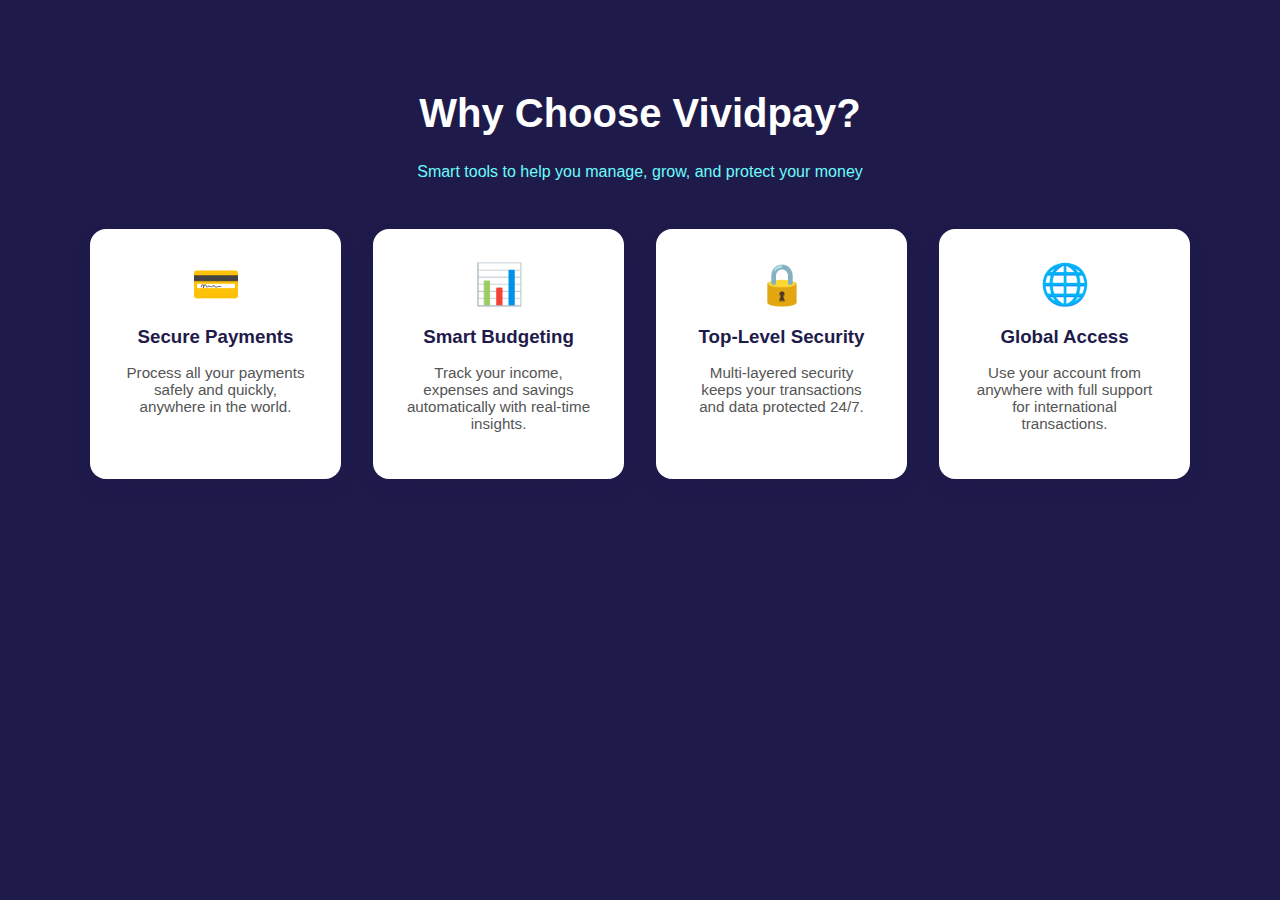
<file: feature.html>
<!DOCTYPE html>
<html lang="en">
<head>
  <meta charset="UTF-8">
  <meta name="viewport" content="width=device-width, initial-scale=1.0">
  <title>Features - Merchant Bank</title>
  <!-- <link rel="stylesheet" href="features.css"> -->
</head>
<body>
  <section class="features-section">
    <div class="section-header">
      <h1>Why Choose Vividpay?</h1>
      <p>Smart tools to help you manage, grow, and protect your money</p>
    </div>

    <div class="features-grid">
      <div class="feature-card">
        <div class="icon">💳</div>
        <h3>Secure Payments</h3>
        <p>Process all your payments safely and quickly, anywhere in the world.</p>
      </div>

      <div class="feature-card">
        <div class="icon">📊</div>
        <h3>Smart Budgeting</h3>
        <p>Track your income, expenses and savings automatically with real-time insights.</p>
      </div>

      <div class="feature-card">
        <div class="icon">🔒</div>
        <h3>Top-Level Security</h3>
        <p>Multi-layered security keeps your transactions and data protected 24/7.</p>
      </div>

      <div class="feature-card">
        <div class="icon">🌐</div>
        <h3>Global Access</h3>
        <p>Use your account from anywhere with full support for international transactions.</p>
      </div>
    </div>
  </section>
</body>
</html>
<style>
    body {
        margin: 0;
        padding: 0;
        font-family: 'Segoe UI', sans-serif;
        background-color: #1E1B4B;
        color: #ffffff;
      }
      
      .features-section {
        padding: 4rem 2rem;
        background-color: #1E1B4B;
        
      }
      
      .section-header {
        text-align: center;
        margin-bottom: 3rem;
      }
      
      .section-header h1 {
        font-size: 2.5rem;
        color: white;
      }
      
      .section-header p {
        font-size: 1rem;
        color: #6BFCFB;
      }
      
      .features-grid {
        display: grid;
        grid-template-columns: repeat(auto-fit, minmax(250px, 1fr));
        gap: 2rem;
        max-width: 1100px;
        margin: 0 auto;
      }
      
      .feature-card {
        background: #fff;
        border-radius: 16px;
        padding: 2rem;
        box-shadow: 0 10px 20px rgba(30, 27, 75, 0.1);
        transition: transform 0.3s ease;
        text-align: center;
      }
      
      .feature-card:hover {
        transform: translateY(-10px);
        box-shadow: 0 20px 25px rgba(30, 27, 75, 0.15);
      }
      
      .icon {
        font-size: 2.5rem;
        margin-bottom: 1rem;
        color: #6BFCFB;
      }
      
      .feature-card h3 {
        margin-bottom: 0.75rem;
        color: #1E1B4B;
      }
      
      .feature-card p {
        font-size: 0.95rem;
        color: #555;
      }
      
</style>
</file>
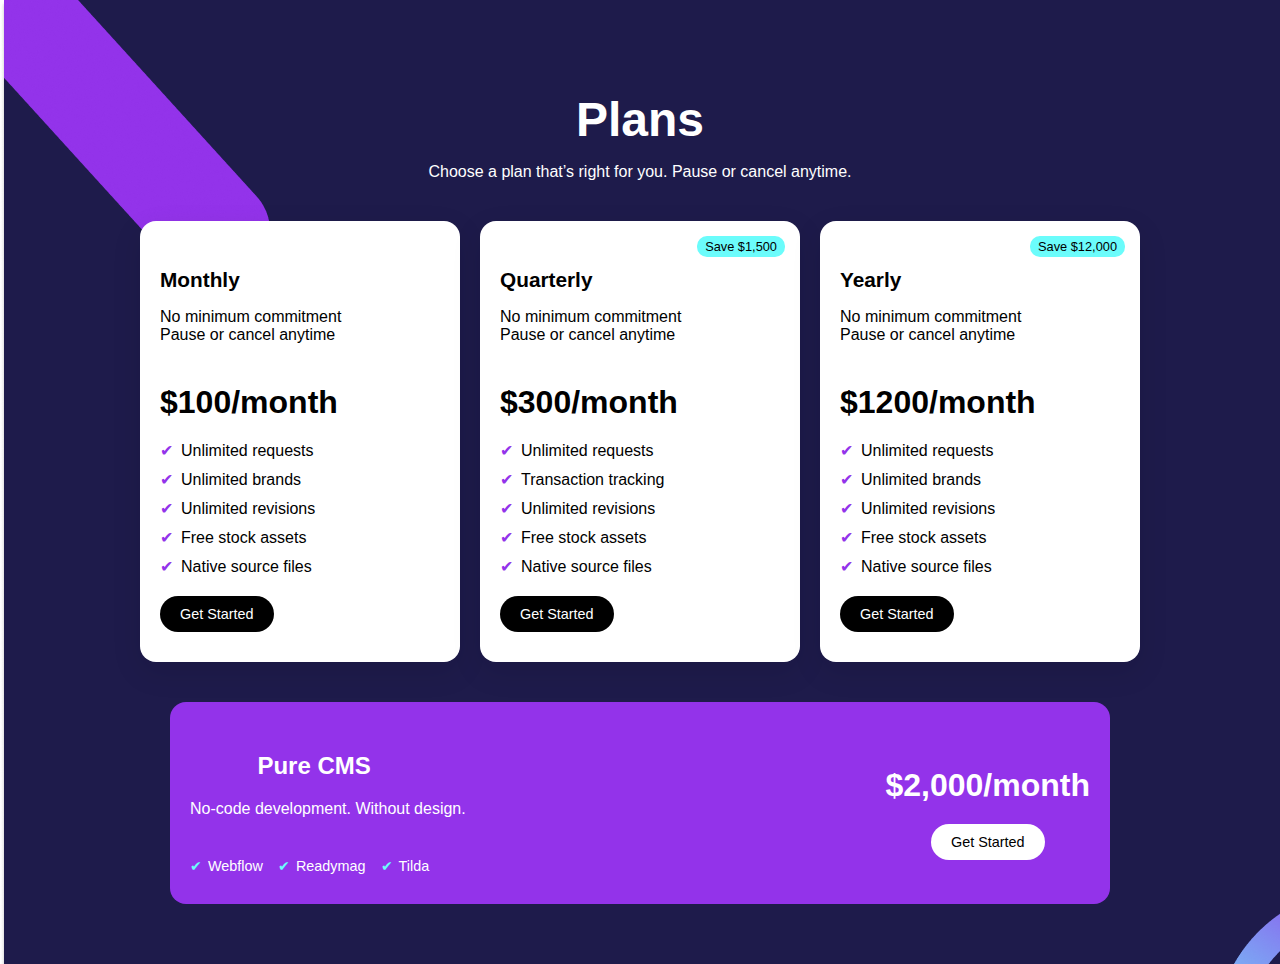
<file: price.html>
<!DOCTYPE html>
<html lang="en">
<head>
  <meta charset="UTF-8" />
  <meta name="viewport" content="width=device-width, initial-scale=1.0"/>
  <title>Pricing Plans</title>
  <style>
    body {
      margin: 0;
      font-family: 'Segoe UI', sans-serif;
      /*background-color: #9333EA;*/
      background-image: url( Sign\ up.png);
      color: #000;
    }

    .pricing-section {
      padding: 60px 20px;
      text-align: center;
      color: white;
    }

    .pricing-section h1 {
      font-size: 3rem;
      margin-bottom: 10px;
    }

    .pricing-section p {
      margin-bottom: 40px;
      font-size: 1rem;
    }

    .plans {
      display: flex;
      justify-content: center;
      flex-wrap: wrap;
      gap: 20px;
    }

    .plan {
      background-color: white;
      color: black;
      border-radius: 16px;
      padding: 30px 20px;
      width: 280px;
      box-shadow: 0 10px 30px rgba(0, 0, 0, 0.1);
      text-align: left;
      position: relative;
    }

    .plan h2 {
      font-size: 1.3rem;
      margin-bottom: 8px;
    }

    .plan .save-badge {
      background-color: #6BFCFB;
      color: black;
      font-size: 0.8rem;
      padding: 3px 8px;
      border-radius: 10px;
      position: absolute;
      top: 15px;
      right: 15px;
    }

    .price {
      font-size: 2rem;
      font-weight: bold;
      margin: 20px 0 10px;
    }

    .features {
      list-style: none;
      padding: 0;
      margin: 20px 0;
    }

    .features li {
      margin-bottom: 10px;
    }

    .features li::before {
      content: "✔";
      color: #9333EA;
      margin-right: 8px;
    }

    .plan button {
      background-color: #000;
      color: white;
      border: none;
      padding: 10px 20px;
      border-radius: 25px;
      font-size: 0.9rem;
      cursor: pointer;
    }

    .cms-plan {
      background-color: #9333EA;
      color: white;
      border-radius: 16px;
      margin-top: 40px;
      padding: 30px 20px;
      max-width: 900px;
      margin-inline: auto;
      display: flex;
      justify-content: space-between;
      align-items: center;
      flex-wrap: wrap;
    }

    .cms-plan h2 {
      /*max-width: 500px;*/
      margin-right: 10%;
    }

    .cms-plan .tools {
      display: flex;
      gap: 15px;
      font-size: 0.9rem;
      margin-top: 10px;
    }

    .cms-plan .tools span::before {
      content: "✔";
      color: #6BFCFB;
      margin-right: 6px;
    }

    .cms-plan .price {
      font-size: 2rem;
    }

    .cms-plan button {
      margin-top: 10px;
      background-color: #fff;
      color: black;
      border: none;
      padding: 10px 20px;
      border-radius: 25px;
      font-size: 0.9rem;
      cursor: pointer;
    }
  </style>
</head>
<body>

  <section class="pricing-section">
    <h1>Plans</h1>
    <p>Choose a plan that’s right for you. Pause or cancel anytime.</p>

    <div class="plans">
      <div class="plan">
        <h2>Monthly</h2>
        <p>No minimum commitment<br>Pause or cancel anytime</p>
        <div class="price">$100<span>/month</span></div>
        <ul class="features">
          <li>Unlimited requests</li>
          <li>Unlimited brands</li>
          <li>Unlimited revisions</li>
          <li>Free stock assets</li>
          <li>Native source files</li>
        </ul>
        <button>Get Started</button>
      </div>

      <div class="plan">
        <h2>Quarterly</h2>
        <div class="save-badge">Save $1,500</div>
        <p>No minimum commitment<br>Pause or cancel anytime</p>
        <div class="price">$300<span>/month</span></div>
        <ul class="features">
          <li>Unlimited requests</li>
          <li>Transaction tracking</li>
          <li>Unlimited revisions</li>
          <li>Free stock assets</li>
          <li>Native source files</li>
        </ul>
        <button>Get Started</button>
      </div>

      <div class="plan">
        <h2>Yearly</h2>
        <div class="save-badge">Save $12,000</div>
        <p>No minimum commitment<br>Pause or cancel anytime</p>
        <div class="price">$1200<span>/month</span></div>
        <ul class="features">
          <li>Unlimited requests</li>
          <li>Unlimited brands</li>
          <li>Unlimited revisions</li>
          <li>Free stock assets</li>
          <li>Native source files</li>
        </ul>
        <button>Get Started</button>
      </div>
    </div>

    <div class="cms-plan">
      <div class="text">
        <h2>Pure CMS</h2>
        <p>No-code development. Without design.</p>
        <div class="tools">
          <span>Webflow</span>
          <span>Readymag</span>
          <span>Tilda</span>
        </div>
      </div>
      <div>
        <div class="price">$2,000<span>/month</span></div>
        <button>Get Started</button>
      </div>
    </div>
  </section>

</body>
</html>
</file>
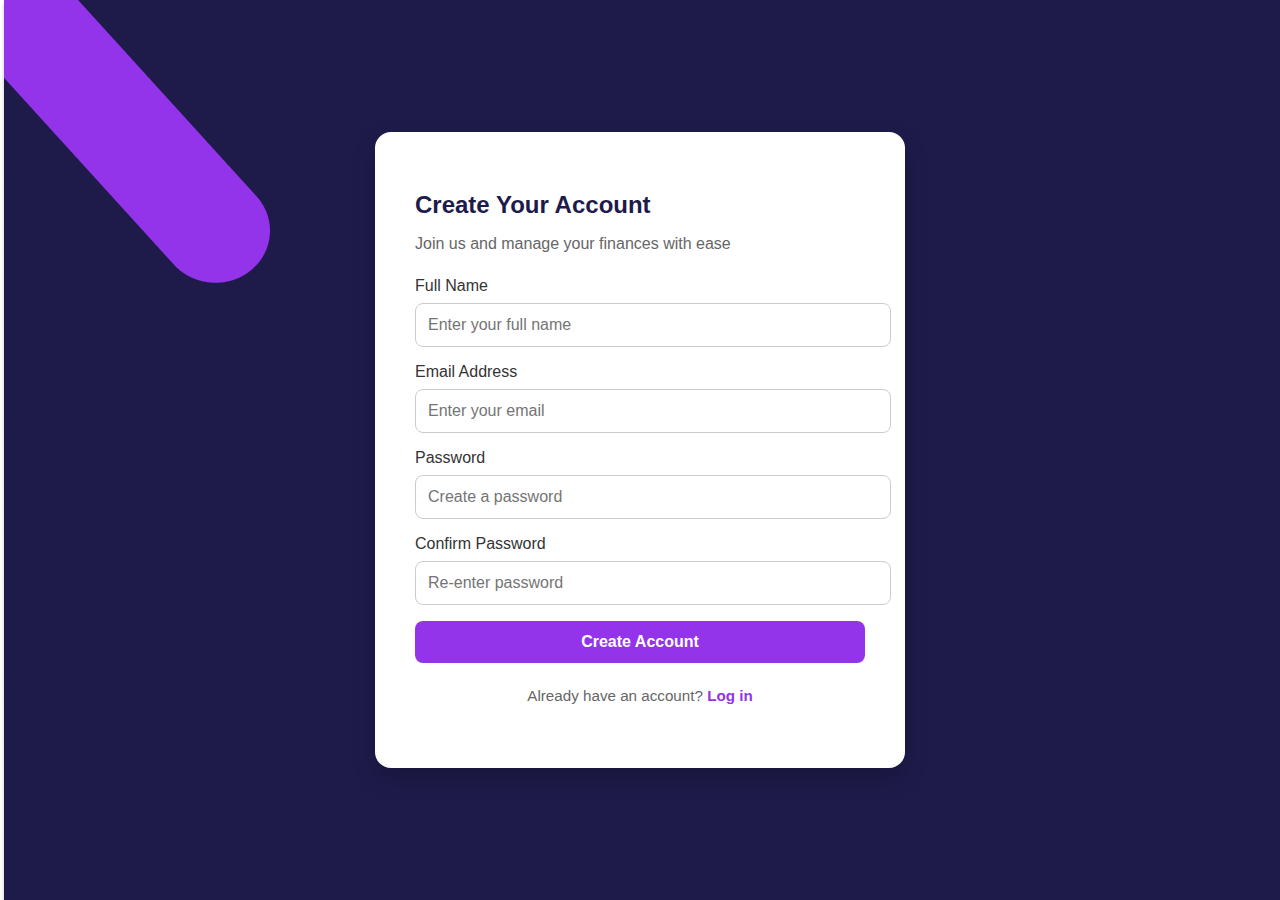
<file: signup.html>
<!DOCTYPE html>
<html lang="en">
<head>
  <meta charset="UTF-8" />
  <meta name="viewport" content="width=device-width, initial-scale=1.0"/>
  <title>Create Account - Merchant Bank</title>
  <!-- <link rel="stylesheet" href="signup.css" /> -->
</head>
<body>
  <div class="signup-container">
    <form class="signup-form">
      <h2>Create Your Account</h2>
      <p>Join us and manage your finances with ease</p>

      <label for="fullname">Full Name</label>
      <input type="text" id="fullname" placeholder="Enter your full name" required />

      <label for="email">Email Address</label>
      <input type="email" id="email" placeholder="Enter your email" required />

      <label for="password">Password</label>
      <input type="password" id="password" placeholder="Create a password" required />

      <label for="confirm-password">Confirm Password</label>
      <input type="password" id="confirm-password" placeholder="Re-enter password" required />

      <button type="submit">Create Account</button>

      <p class="login-link">Already have an account? <a href="login.html">Log in</a></p>
    </form>
  </div>
</body>
</html>
<style>
    body {
        margin: 0;
        padding: 0;
        font-family: 'Segoe UI', sans-serif;
        background-image: url(Sign\ up.png);
        display: flex;
        justify-content: center;
        align-items: center;
        height: 100vh;
      }
      
      .signup-container {
        background-color: #fff;
        padding: 2.5rem;
        border-radius: 16px;
        box-shadow: 0 10px 25px rgba(0, 0, 0, 0.2);
        width: 90%;
        max-width: 450px;
      }
      
      .signup-form h2 {
        margin-bottom: 0.5rem;
        color: #1E1B4B;
      }
      
      .signup-form p {
        margin-bottom: 1.5rem;
        color: #666;
      }
      
      .signup-form label {
        display: block;
        margin-bottom: 0.5rem;
        color: #333;
        font-weight: 500;
      }
      
      .signup-form input {
        width: 100%;
        padding: 0.75rem;
        margin-bottom: 1rem;
        border: 1px solid #ccc;
        border-radius: 8px;
        font-size: 1rem;
      }
      
      button[type="submit"] {
        width: 100%;
        padding: 0.75rem;
        background-color: #9333EA;
        border: none;
        color: #fff;
        border-radius: 8px;
        font-size: 1rem;
        font-weight: bold;
        cursor: pointer;
        transition: background 0.3s ease;
      }
      
      button[type="submit"]:hover {
        background-color: #6BFCFB;
        color: #1E1B4B;
      }
      
      .login-link {
        text-align: center;
        margin-top: 1.5rem;
        font-size: 0.95rem;
      }
      
      .login-link a {
        color: #9333EA;
        text-decoration: none;
        font-weight: bold;
      }
      
</style>
</file>
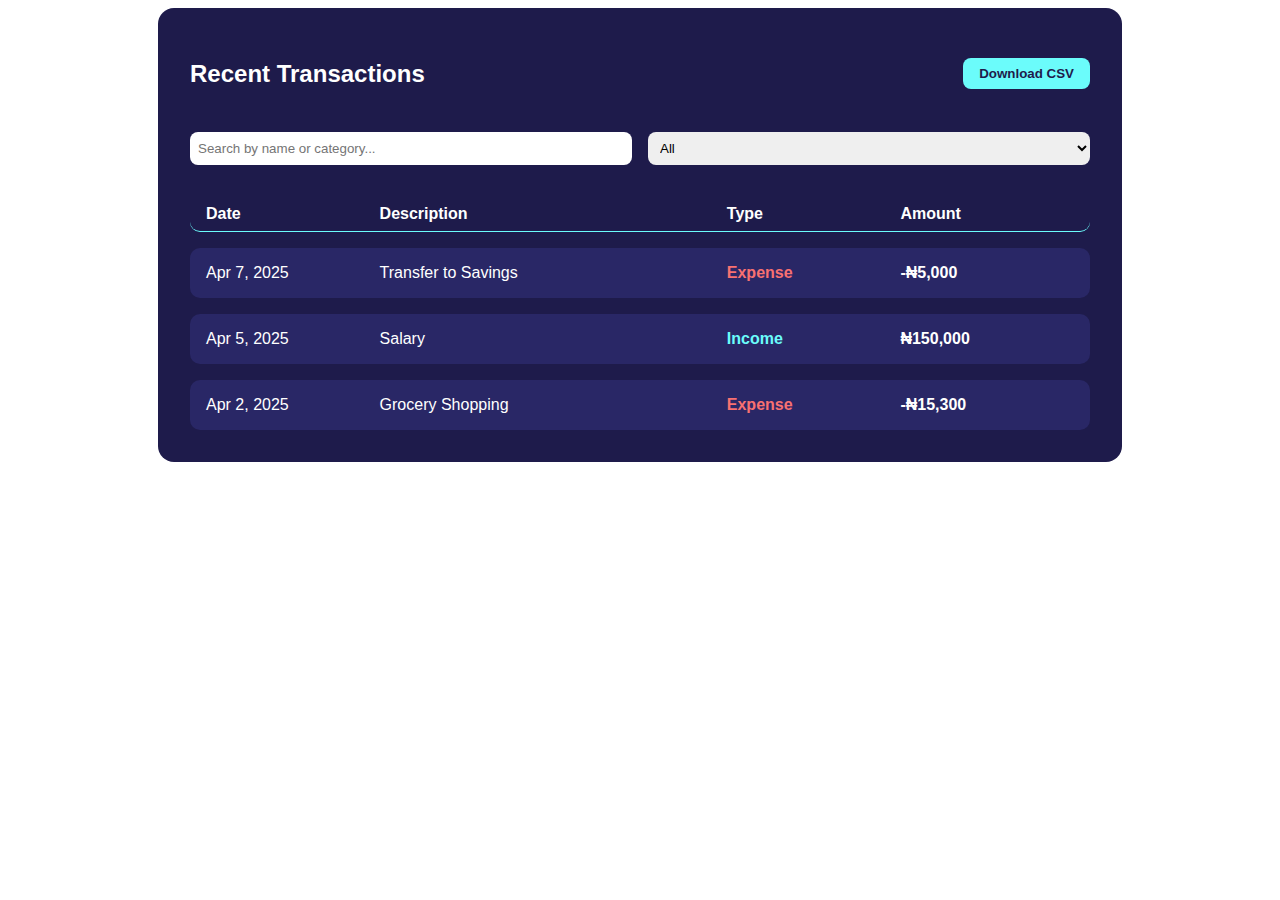
<file: transaction.html>
<!DOCTYPE html>
<html lang="en">
<head>
    <meta charset="UTF-8">
    <meta name="viewport" content="width=device-width, initial-scale=1.0">
    <title>Document</title>
    <link rel="stylesheet" href="transaction.css">
</head>
<body>
    <section class="transaction-section">
        <div class="transaction-header">
          <h2>Recent Transactions</h2>
          <button class="download-btn">Download CSV</button>
        </div>
      
        <div class="transaction-filters">
          <input type="text" placeholder="Search by name or category..." />
          <select>
            <option>All</option>
            <option>Income</option>
            <option>Expense</option>
          </select>
        </div>
      
        <div class="transaction-table">
          <div class="transaction-row header">
            <span>Date</span>
            <span>Description</span>
            <span>Type</span>
            <span>Amount</span>
          </div>
      
          <div class="transaction-row">
            <span>Apr 7, 2025</span>
            <span>Transfer to Savings</span>
            <span class="type expense">Expense</span>
            <span class="amount">-₦5,000</span>
          </div>
      
          <div class="transaction-row">
            <span>Apr 5, 2025</span>
            <span>Salary</span>
            <span class="type income">Income</span>
            <span class="amount">₦150,000</span>
          </div>
      
          <div class="transaction-row">
            <span>Apr 2, 2025</span>
            <span>Grocery Shopping</span>
            <span class="type expense">Expense</span>
            <span class="amount">-₦15,300</span>
          </div>
        </div>
      </section>
      
</body>
</html>
</file>
<file: transaction.css>
.transaction-section {
    background-color: #1E1B4B;
    padding: 2rem;
    border-radius: 1rem;
    color: #fff;
    max-width: 900px;
    margin: auto;
    font-family: 'Arial', sans-serif;
  }
  
  .transaction-header {
    display: flex;
    justify-content: space-between;
    align-items: center;
    margin-bottom: 1.5rem;
  }
  
  .transaction-header h2 {
    font-size: 1.5rem;
  }
  
  .download-btn {
    background-color: #6BFCFB;
    color: #1E1B4B;
    border: none;
    padding: 0.5rem 1rem;
    border-radius: 8px;
    cursor: pointer;
    font-weight: bold;
  }
  
  .transaction-filters {
    display: flex;
    gap: 1rem;
    margin-bottom: 1.5rem;
  }
  
  .transaction-filters input,
  .transaction-filters select {
    flex: 1;
    padding: 0.5rem;
    border: none;
    border-radius: 8px;
  }
  
  .transaction-table {
    display: flex;
    flex-direction: column;
    gap: 1rem;
  }
  
  .transaction-row {
    display: grid;
    grid-template-columns: 1fr 2fr 1fr 1fr;
    background-color: #292766;
    padding: 1rem;
    border-radius: 10px;
    align-items: center;
  }
  
  .transaction-row.header {
    background: none;
    font-weight: bold;
    border-bottom: 1px solid #6BFCFB;
    padding-bottom: 0.5rem;
  }
  
  .type.income {
    color: #6BFCFB;
    font-weight: bold;
  }
  
  .type.expense {
    color: #F87171;
    font-weight: bold;
  }
  
  .amount {
    font-weight: bold;
  }
</file>
